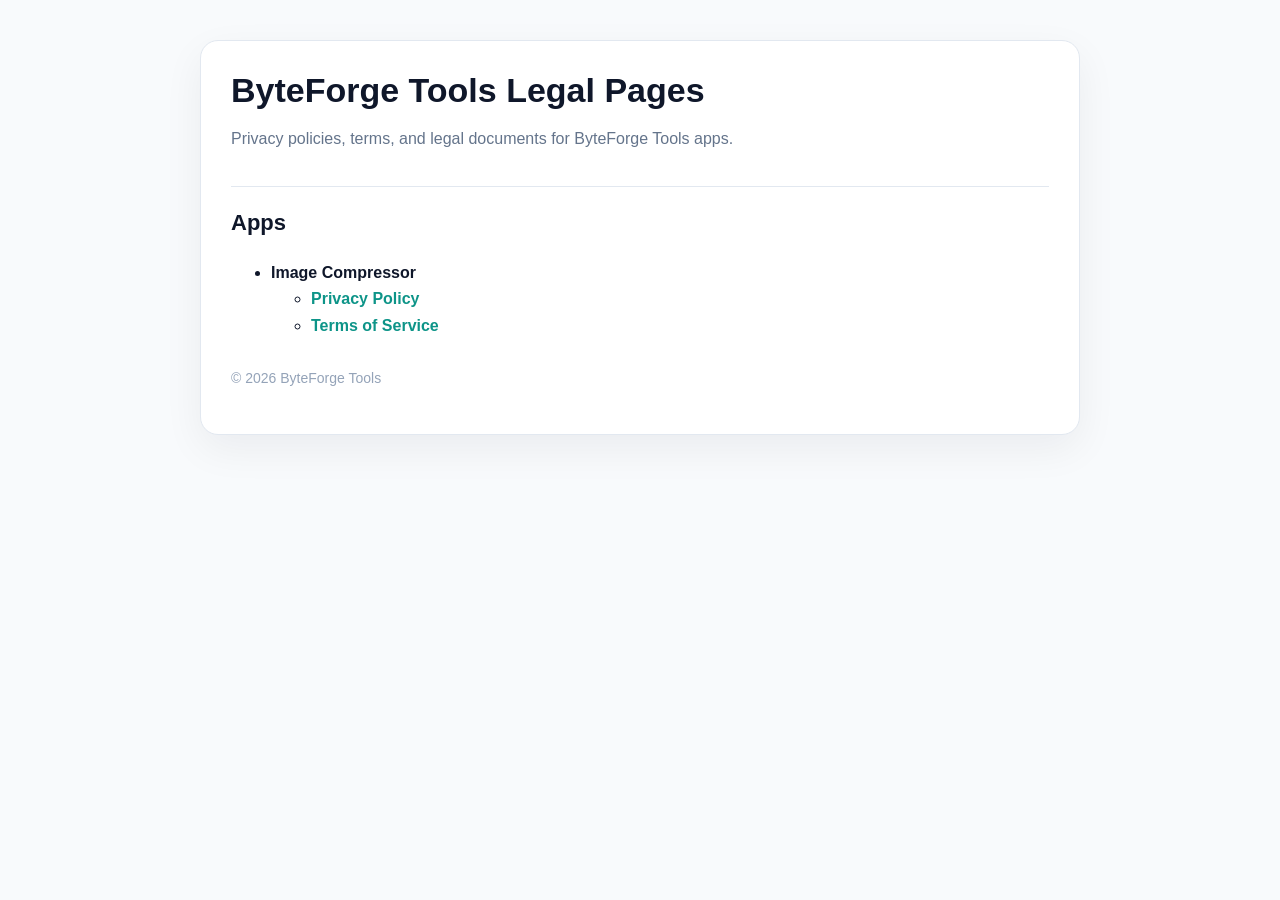
<file: index.html>
<!doctype html>
<html lang="en">
<head>
  <meta charset="utf-8">
  <meta name="viewport" content="width=device-width, initial-scale=1">
  <title>ByteForge Tools Legal Pages</title>
  <link rel="stylesheet" href="./assets/style.css">
</head>
<body>
  <main class="page">
    <section class="card">
      <h1>ByteForge Tools Legal Pages</h1>
      <p class="meta">Privacy policies, terms, and legal documents for ByteForge Tools apps.</p>

      <h2>Apps</h2>
      <ul>
        <li>
          <strong>Image Compressor</strong>
          <ul>
            <li><a href="./imagecompressor/privacy-policy.html">Privacy Policy</a></li>
            <li><a href="./imagecompressor/terms.html">Terms of Service</a></li>
          </ul>
        </li>
      </ul>

      <p class="footer">© 2026 ByteForge Tools</p>
    </section>
  </main>
</body>
</html>
</file>
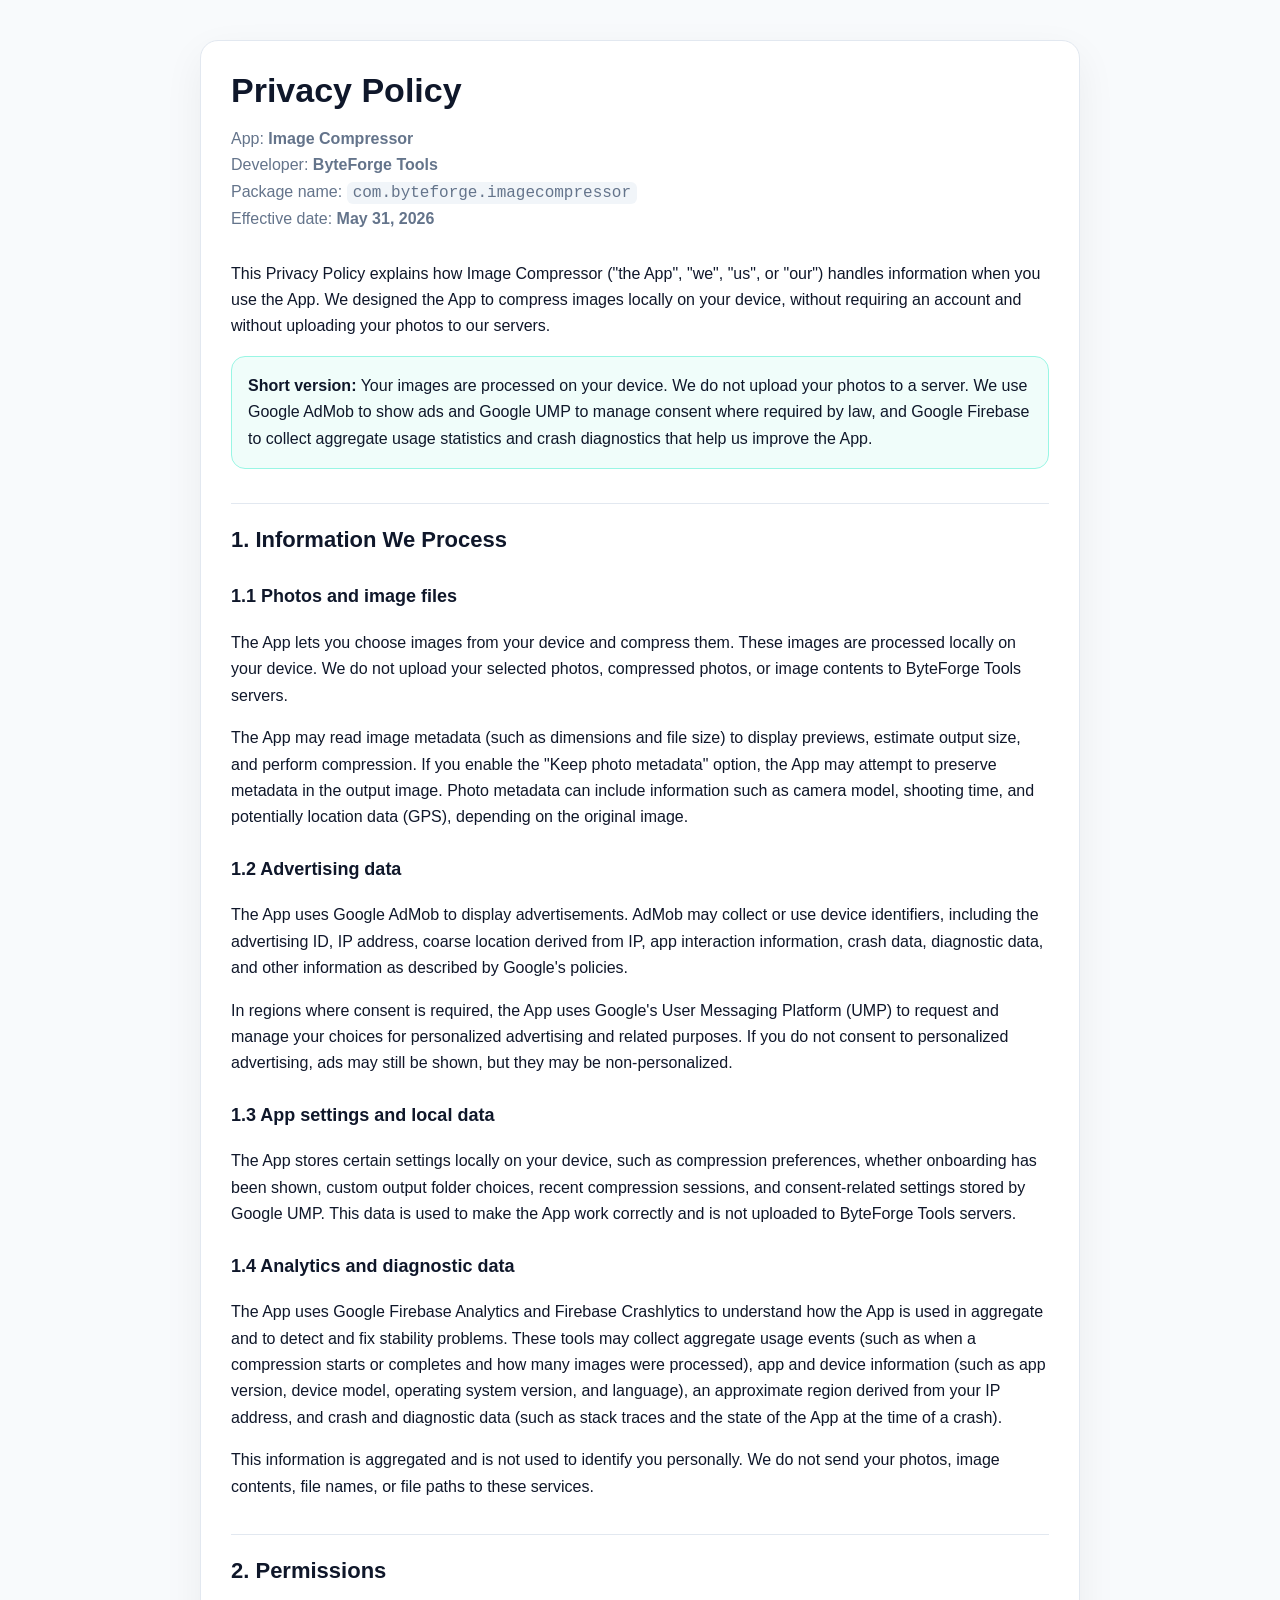
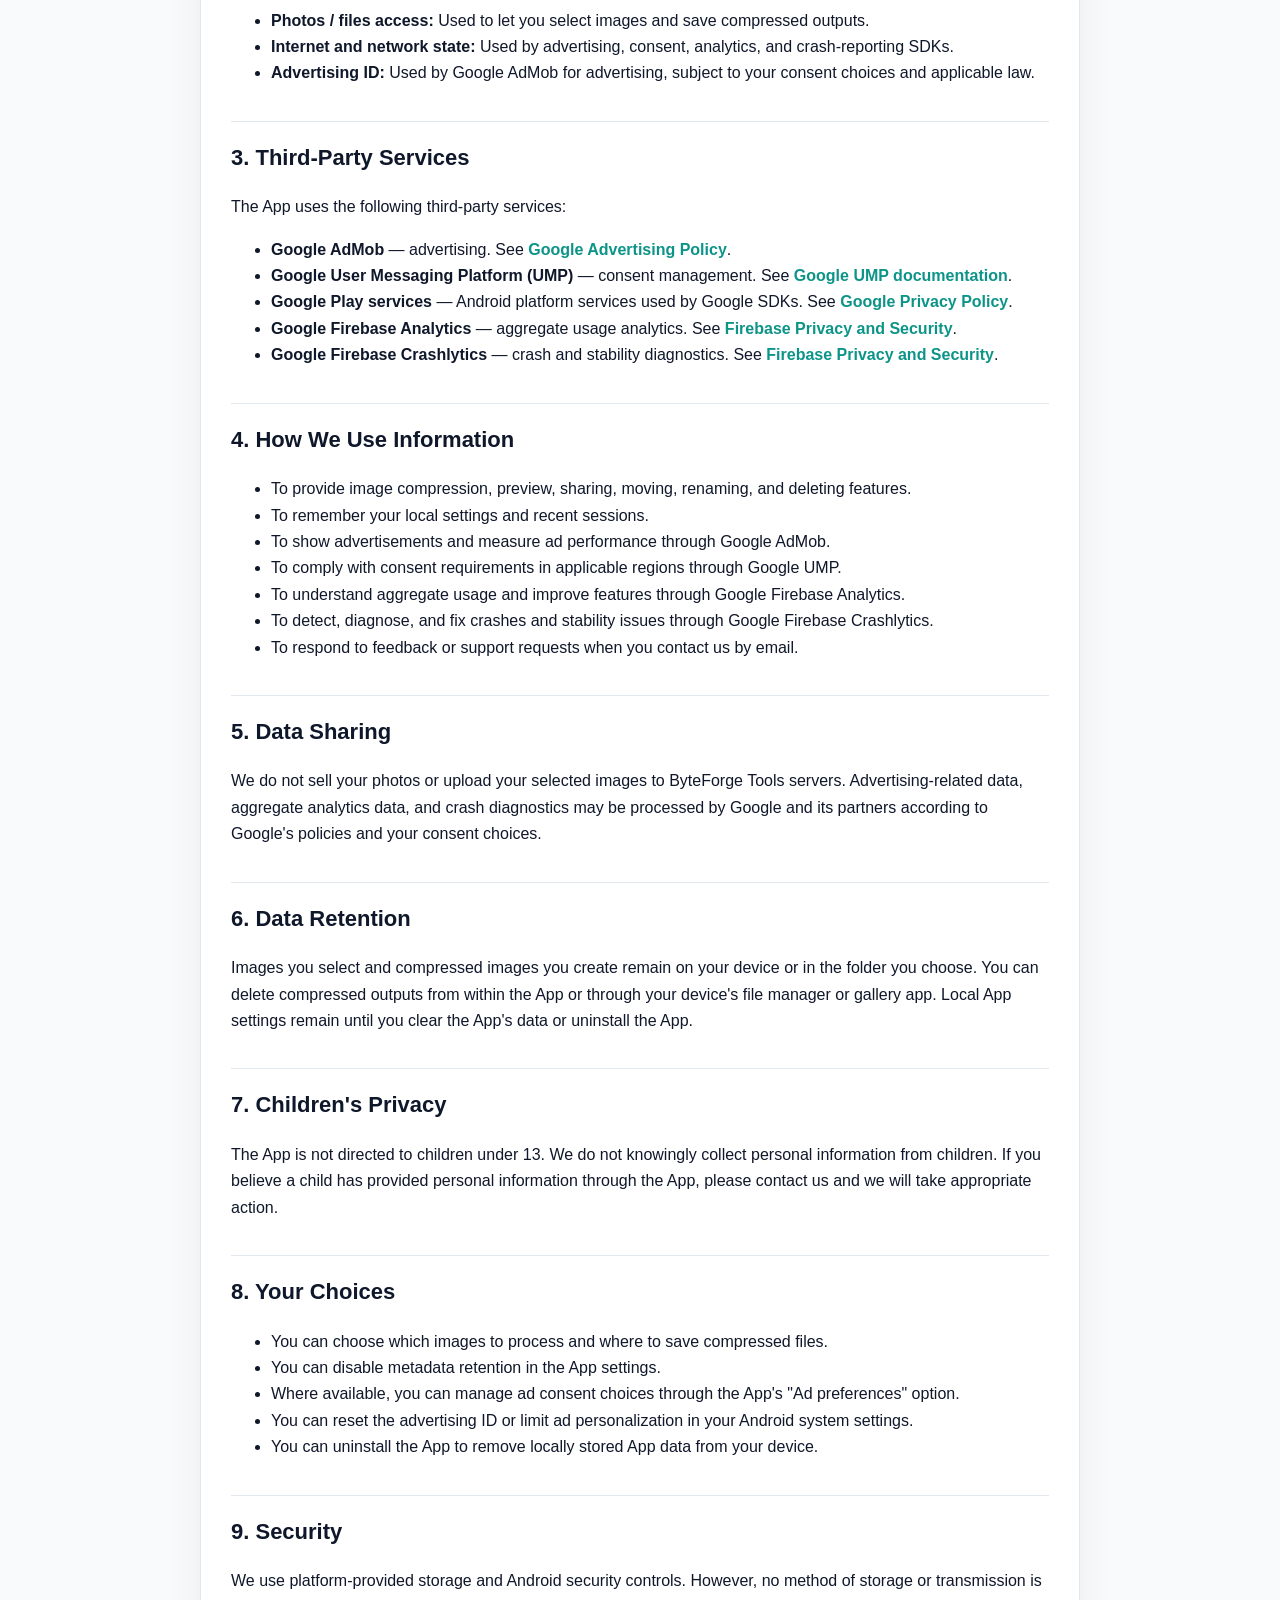
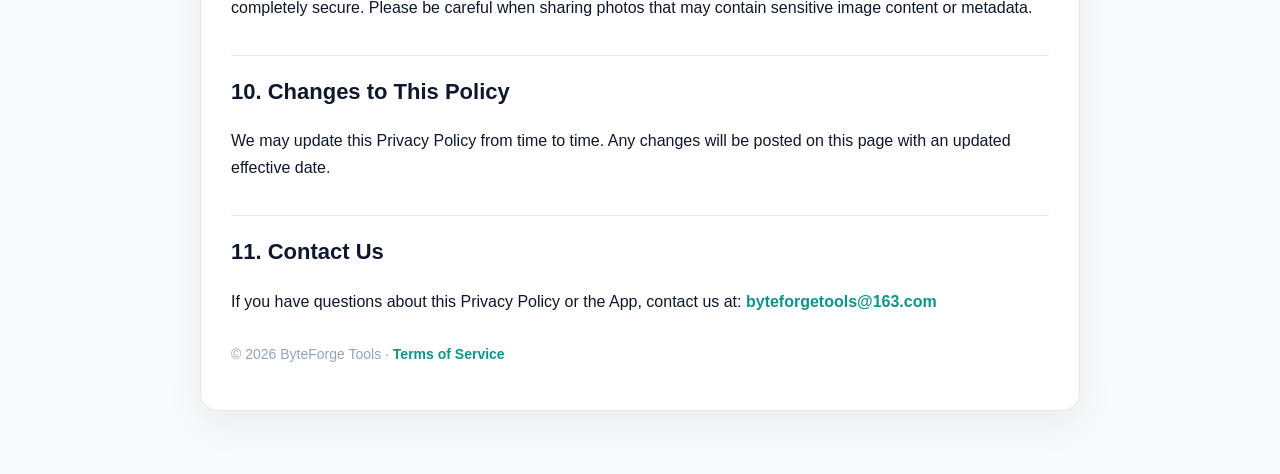
<file: imagecompressor/privacy-policy.html>
<!doctype html>
<html lang="en">
<head>
  <meta charset="utf-8">
  <meta name="viewport" content="width=device-width, initial-scale=1">
  <title>Privacy Policy — Image Compressor</title>
  <link rel="stylesheet" href="../assets/style.css">
</head>
<body>
  <main class="page">
    <article class="card">
      <h1>Privacy Policy</h1>
      <p class="meta">
        App: <strong>Image Compressor</strong><br>
        Developer: <strong>ByteForge Tools</strong><br>
        Package name: <code>com.byteforge.imagecompressor</code><br>
        Effective date: <strong>May 31, 2026</strong>
      </p>

      <p>
        This Privacy Policy explains how Image Compressor ("the App", "we", "us", or "our")
        handles information when you use the App. We designed the App to compress images
        locally on your device, without requiring an account and without uploading your
        photos to our servers.
      </p>

      <div class="notice">
        <strong>Short version:</strong> Your images are processed on your device. We do not
        upload your photos to a server. We use Google AdMob to show ads and Google UMP to
        manage consent where required by law, and Google Firebase to collect aggregate usage
        statistics and crash diagnostics that help us improve the App.
      </div>

      <h2>1. Information We Process</h2>

      <h3>1.1 Photos and image files</h3>
      <p>
        The App lets you choose images from your device and compress them. These images are
        processed locally on your device. We do not upload your selected photos, compressed
        photos, or image contents to ByteForge Tools servers.
      </p>
      <p>
        The App may read image metadata (such as dimensions and file size) to display previews,
        estimate output size, and perform compression. If you enable the "Keep photo metadata"
        option, the App may attempt to preserve metadata in the output image. Photo metadata
        can include information such as camera model, shooting time, and potentially location
        data (GPS), depending on the original image.
      </p>

      <h3>1.2 Advertising data</h3>
      <p>
        The App uses Google AdMob to display advertisements. AdMob may collect or use device
        identifiers, including the advertising ID, IP address, coarse location derived from IP,
        app interaction information, crash data, diagnostic data, and other information as
        described by Google's policies.
      </p>
      <p>
        In regions where consent is required, the App uses Google's User Messaging Platform
        (UMP) to request and manage your choices for personalized advertising and related
        purposes. If you do not consent to personalized advertising, ads may still be shown,
        but they may be non-personalized.
      </p>

      <h3>1.3 App settings and local data</h3>
      <p>
        The App stores certain settings locally on your device, such as compression preferences,
        whether onboarding has been shown, custom output folder choices, recent compression
        sessions, and consent-related settings stored by Google UMP. This data is used to make
        the App work correctly and is not uploaded to ByteForge Tools servers.
      </p>

      <h3>1.4 Analytics and diagnostic data</h3>
      <p>
        The App uses Google Firebase Analytics and Firebase Crashlytics to understand how the
        App is used in aggregate and to detect and fix stability problems. These tools may
        collect aggregate usage events (such as when a compression starts or completes and how
        many images were processed), app and device information (such as app version, device
        model, operating system version, and language), an approximate region derived from your
        IP address, and crash and diagnostic data (such as stack traces and the state of the App
        at the time of a crash).
      </p>
      <p>
        This information is aggregated and is not used to identify you personally. We do not send
        your photos, image contents, file names, or file paths to these services.
      </p>

      <h2>2. Permissions</h2>
      <ul>
        <li><strong>Photos / files access:</strong> Used to let you select images and save compressed outputs.</li>
        <li><strong>Internet and network state:</strong> Used by advertising, consent, analytics, and crash-reporting SDKs.</li>
        <li><strong>Advertising ID:</strong> Used by Google AdMob for advertising, subject to your consent choices and applicable law.</li>
      </ul>

      <h2>3. Third-Party Services</h2>
      <p>The App uses the following third-party services:</p>
      <ul>
        <li>
          <strong>Google AdMob</strong> — advertising.
          See <a href="https://policies.google.com/technologies/ads" target="_blank" rel="noopener">Google Advertising Policy</a>.
        </li>
        <li>
          <strong>Google User Messaging Platform (UMP)</strong> — consent management.
          See <a href="https://support.google.com/admob/answer/10113207" target="_blank" rel="noopener">Google UMP documentation</a>.
        </li>
        <li>
          <strong>Google Play services</strong> — Android platform services used by Google SDKs.
          See <a href="https://policies.google.com/privacy" target="_blank" rel="noopener">Google Privacy Policy</a>.
        </li>
        <li>
          <strong>Google Firebase Analytics</strong> — aggregate usage analytics.
          See <a href="https://firebase.google.com/support/privacy" target="_blank" rel="noopener">Firebase Privacy and Security</a>.
        </li>
        <li>
          <strong>Google Firebase Crashlytics</strong> — crash and stability diagnostics.
          See <a href="https://firebase.google.com/support/privacy" target="_blank" rel="noopener">Firebase Privacy and Security</a>.
        </li>
      </ul>

      <h2>4. How We Use Information</h2>
      <ul>
        <li>To provide image compression, preview, sharing, moving, renaming, and deleting features.</li>
        <li>To remember your local settings and recent sessions.</li>
        <li>To show advertisements and measure ad performance through Google AdMob.</li>
        <li>To comply with consent requirements in applicable regions through Google UMP.</li>
        <li>To understand aggregate usage and improve features through Google Firebase Analytics.</li>
        <li>To detect, diagnose, and fix crashes and stability issues through Google Firebase Crashlytics.</li>
        <li>To respond to feedback or support requests when you contact us by email.</li>
      </ul>

      <h2>5. Data Sharing</h2>
      <p>
        We do not sell your photos or upload your selected images to ByteForge Tools servers.
        Advertising-related data, aggregate analytics data, and crash diagnostics may be
        processed by Google and its partners according to Google's policies and your consent
        choices.
      </p>

      <h2>6. Data Retention</h2>
      <p>
        Images you select and compressed images you create remain on your device or in the
        folder you choose. You can delete compressed outputs from within the App or through
        your device's file manager or gallery app. Local App settings remain until you clear
        the App's data or uninstall the App.
      </p>

      <h2>7. Children's Privacy</h2>
      <p>
        The App is not directed to children under 13. We do not knowingly collect personal
        information from children. If you believe a child has provided personal information
        through the App, please contact us and we will take appropriate action.
      </p>

      <h2>8. Your Choices</h2>
      <ul>
        <li>You can choose which images to process and where to save compressed files.</li>
        <li>You can disable metadata retention in the App settings.</li>
        <li>Where available, you can manage ad consent choices through the App's "Ad preferences" option.</li>
        <li>You can reset the advertising ID or limit ad personalization in your Android system settings.</li>
        <li>You can uninstall the App to remove locally stored App data from your device.</li>
      </ul>

      <h2>9. Security</h2>
      <p>
        We use platform-provided storage and Android security controls. However, no method of
        storage or transmission is completely secure. Please be careful when sharing photos
        that may contain sensitive image content or metadata.
      </p>

      <h2>10. Changes to This Policy</h2>
      <p>
        We may update this Privacy Policy from time to time. Any changes will be posted on
        this page with an updated effective date.
      </p>

      <h2>11. Contact Us</h2>
      <p>
        If you have questions about this Privacy Policy or the App, contact us at:
        <a href="mailto:byteforgetools@163.com">byteforgetools@163.com</a>
      </p>

      <p class="footer">
        © 2026 ByteForge Tools · <a href="./terms.html">Terms of Service</a>
      </p>
    </article>
  </main>
</body>
</html>
</file>
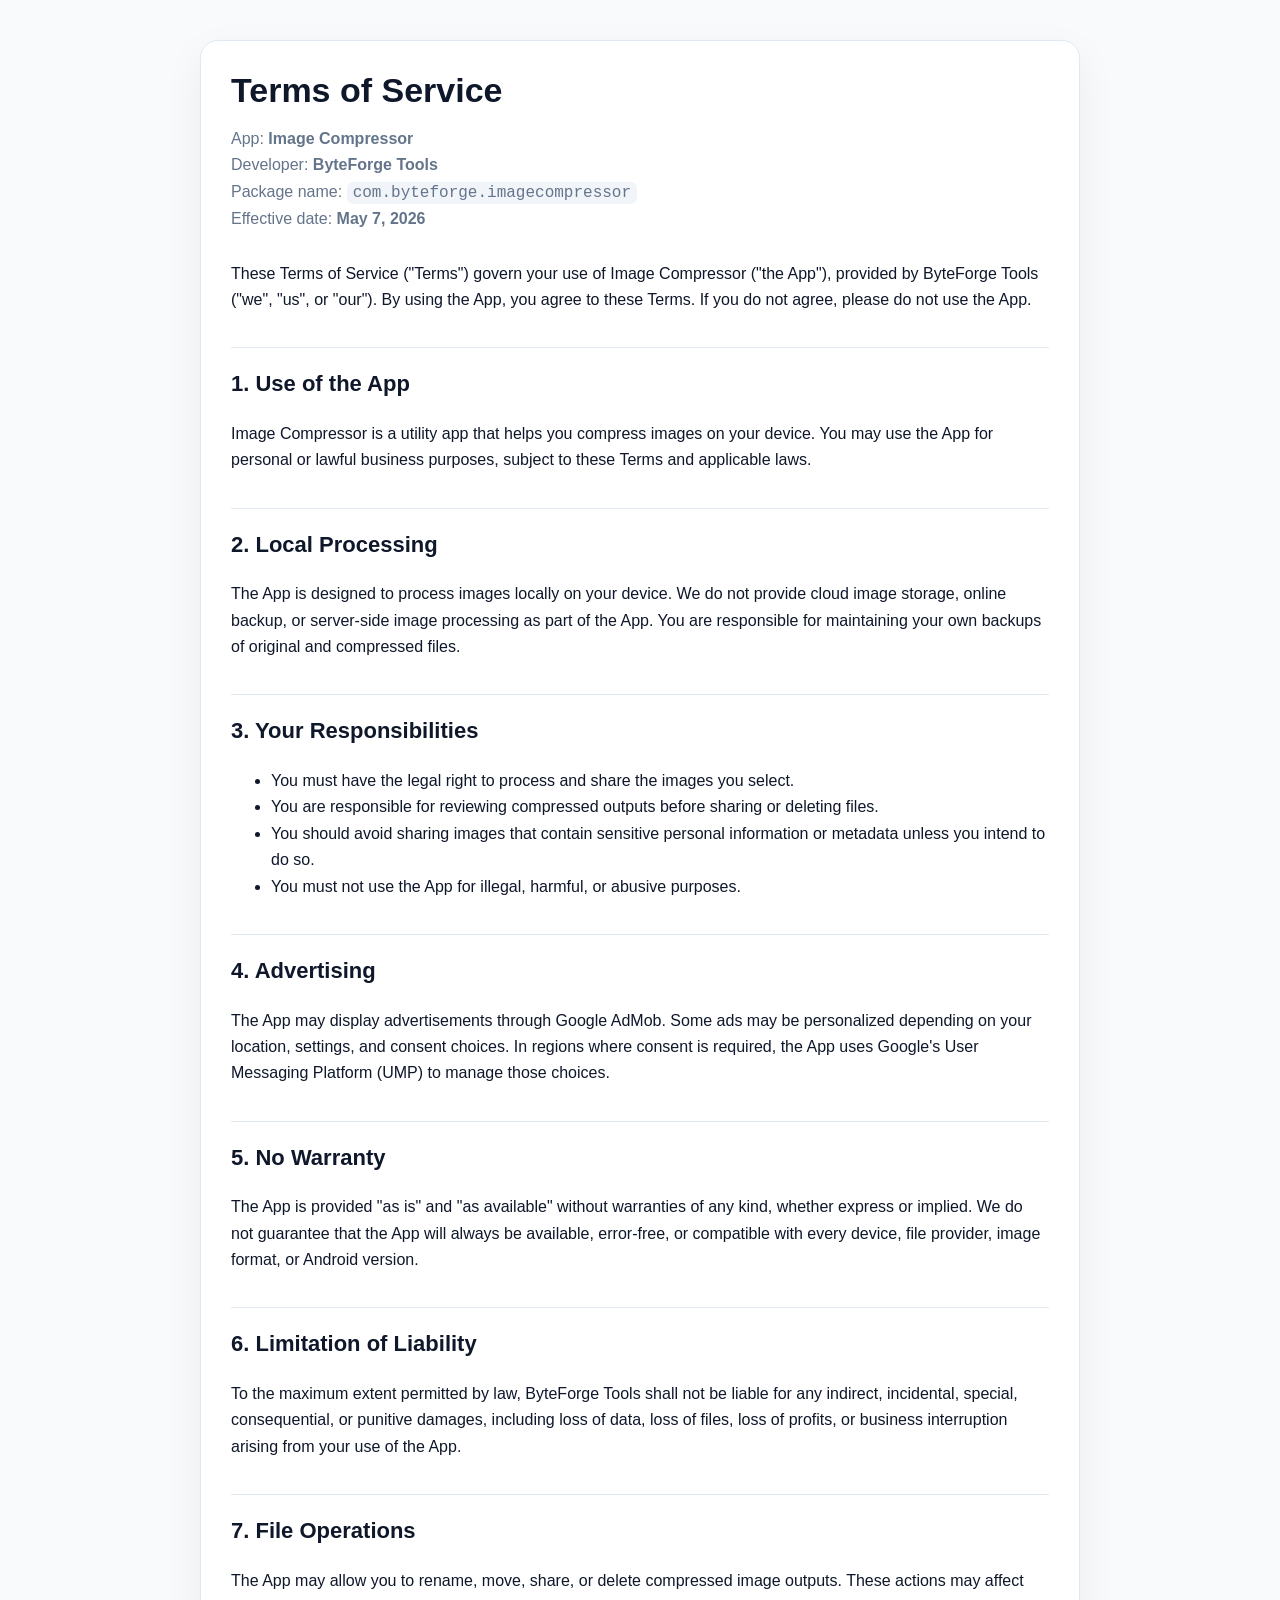
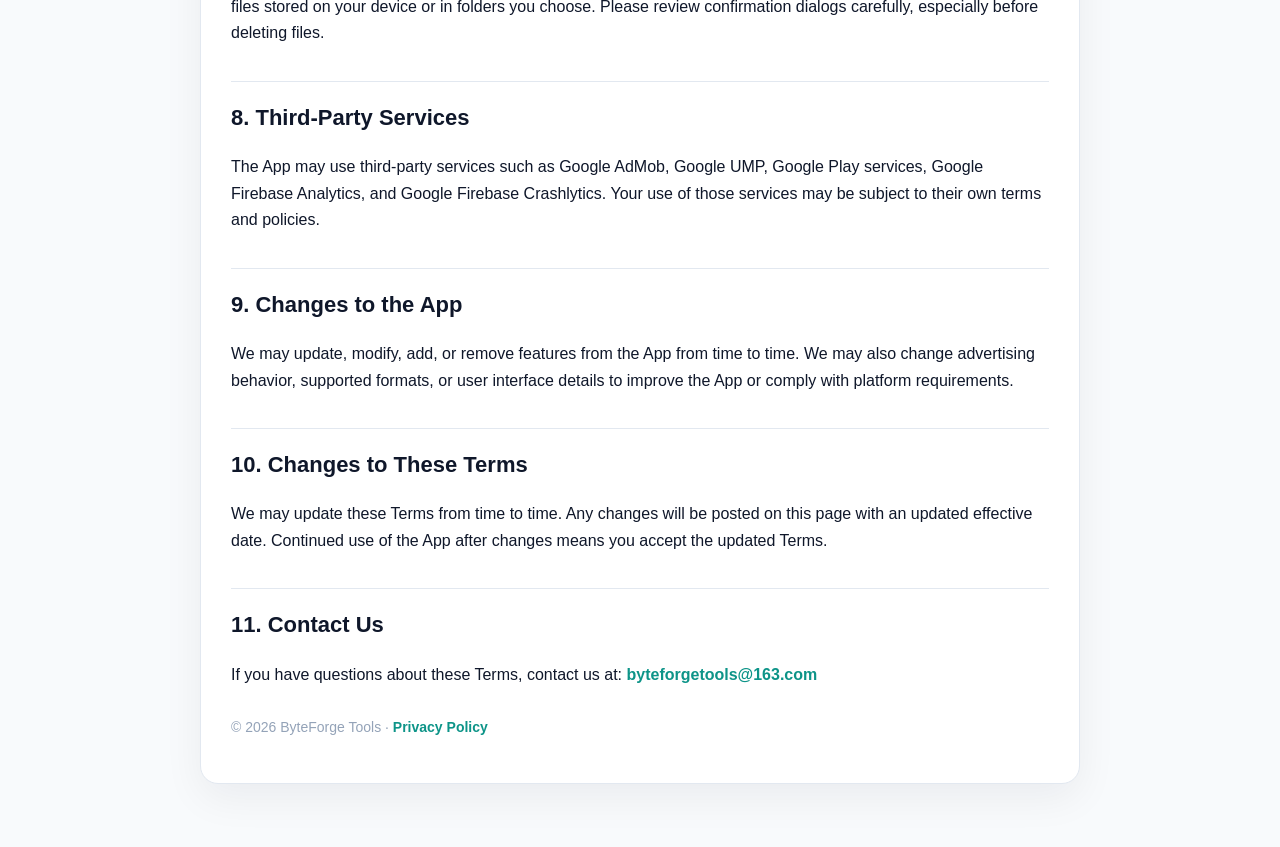
<file: imagecompressor/terms.html>
<!doctype html>
<html lang="en">
<head>
  <meta charset="utf-8">
  <meta name="viewport" content="width=device-width, initial-scale=1">
  <title>Terms of Service — Image Compressor</title>
  <link rel="stylesheet" href="../assets/style.css">
</head>
<body>
  <main class="page">
    <article class="card">
      <h1>Terms of Service</h1>
      <p class="meta">
        App: <strong>Image Compressor</strong><br>
        Developer: <strong>ByteForge Tools</strong><br>
        Package name: <code>com.byteforge.imagecompressor</code><br>
        Effective date: <strong>May 7, 2026</strong>
      </p>

      <p>
        These Terms of Service ("Terms") govern your use of Image Compressor ("the App"),
        provided by ByteForge Tools ("we", "us", or "our"). By using the App, you agree
        to these Terms. If you do not agree, please do not use the App.
      </p>

      <h2>1. Use of the App</h2>
      <p>
        Image Compressor is a utility app that helps you compress images on your device.
        You may use the App for personal or lawful business purposes, subject to these Terms
        and applicable laws.
      </p>

      <h2>2. Local Processing</h2>
      <p>
        The App is designed to process images locally on your device. We do not provide cloud
        image storage, online backup, or server-side image processing as part of the App.
        You are responsible for maintaining your own backups of original and compressed files.
      </p>

      <h2>3. Your Responsibilities</h2>
      <ul>
        <li>You must have the legal right to process and share the images you select.</li>
        <li>You are responsible for reviewing compressed outputs before sharing or deleting files.</li>
        <li>You should avoid sharing images that contain sensitive personal information or metadata unless you intend to do so.</li>
        <li>You must not use the App for illegal, harmful, or abusive purposes.</li>
      </ul>

      <h2>4. Advertising</h2>
      <p>
        The App may display advertisements through Google AdMob. Some ads may be personalized
        depending on your location, settings, and consent choices. In regions where consent is
        required, the App uses Google's User Messaging Platform (UMP) to manage those choices.
      </p>

      <h2>5. No Warranty</h2>
      <p>
        The App is provided "as is" and "as available" without warranties of any kind, whether
        express or implied. We do not guarantee that the App will always be available, error-free,
        or compatible with every device, file provider, image format, or Android version.
      </p>

      <h2>6. Limitation of Liability</h2>
      <p>
        To the maximum extent permitted by law, ByteForge Tools shall not be liable for any
        indirect, incidental, special, consequential, or punitive damages, including loss of
        data, loss of files, loss of profits, or business interruption arising from your use
        of the App.
      </p>

      <h2>7. File Operations</h2>
      <p>
        The App may allow you to rename, move, share, or delete compressed image outputs.
        These actions may affect files stored on your device or in folders you choose. Please
        review confirmation dialogs carefully, especially before deleting files.
      </p>

      <h2>8. Third-Party Services</h2>
      <p>
        The App may use third-party services such as Google AdMob, Google UMP, Google Play
        services, Google Firebase Analytics, and Google Firebase Crashlytics. Your use of those
        services may be subject to their own terms and policies.
      </p>

      <h2>9. Changes to the App</h2>
      <p>
        We may update, modify, add, or remove features from the App from time to time. We may
        also change advertising behavior, supported formats, or user interface details to
        improve the App or comply with platform requirements.
      </p>

      <h2>10. Changes to These Terms</h2>
      <p>
        We may update these Terms from time to time. Any changes will be posted on this page
        with an updated effective date. Continued use of the App after changes means you
        accept the updated Terms.
      </p>

      <h2>11. Contact Us</h2>
      <p>
        If you have questions about these Terms, contact us at:
        <a href="mailto:byteforgetools@163.com">byteforgetools@163.com</a>
      </p>

      <p class="footer">
        © 2026 ByteForge Tools · <a href="./privacy-policy.html">Privacy Policy</a>
      </p>
    </article>
  </main>
</body>
</html>
</file>
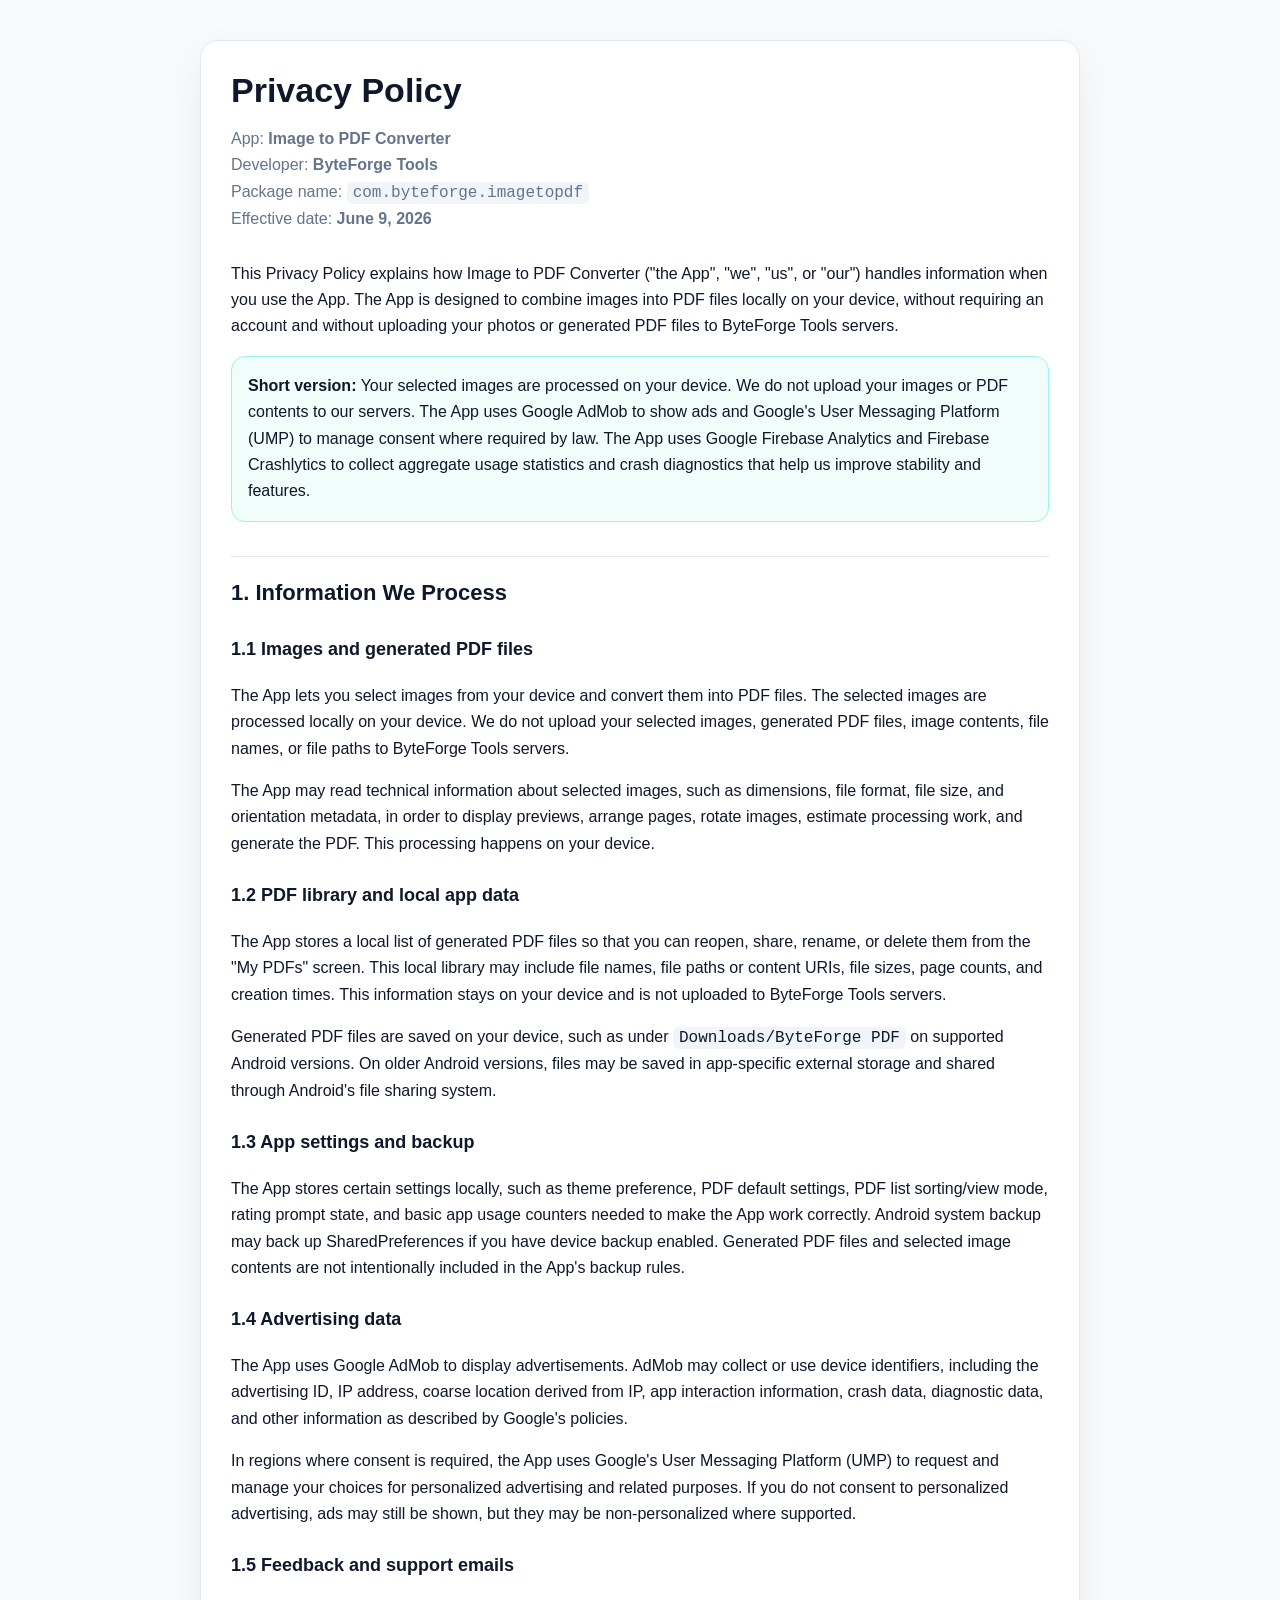
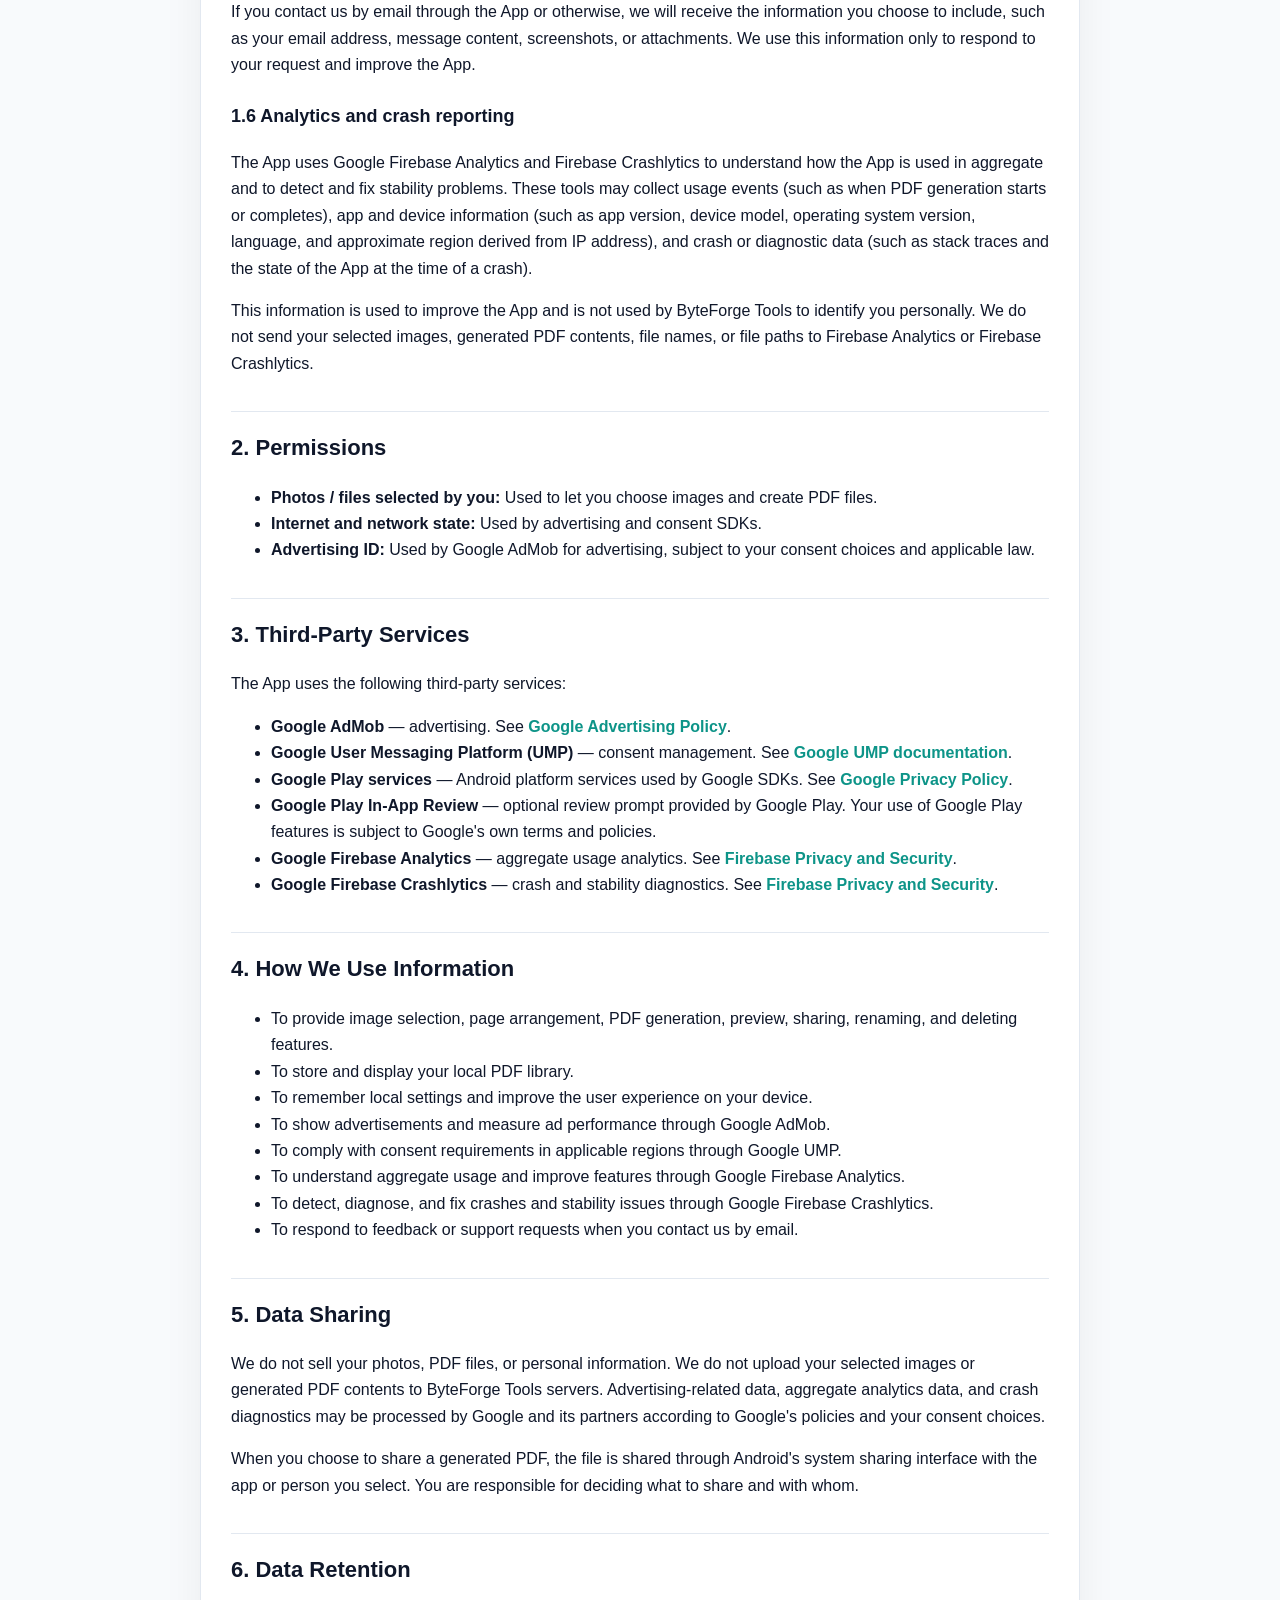
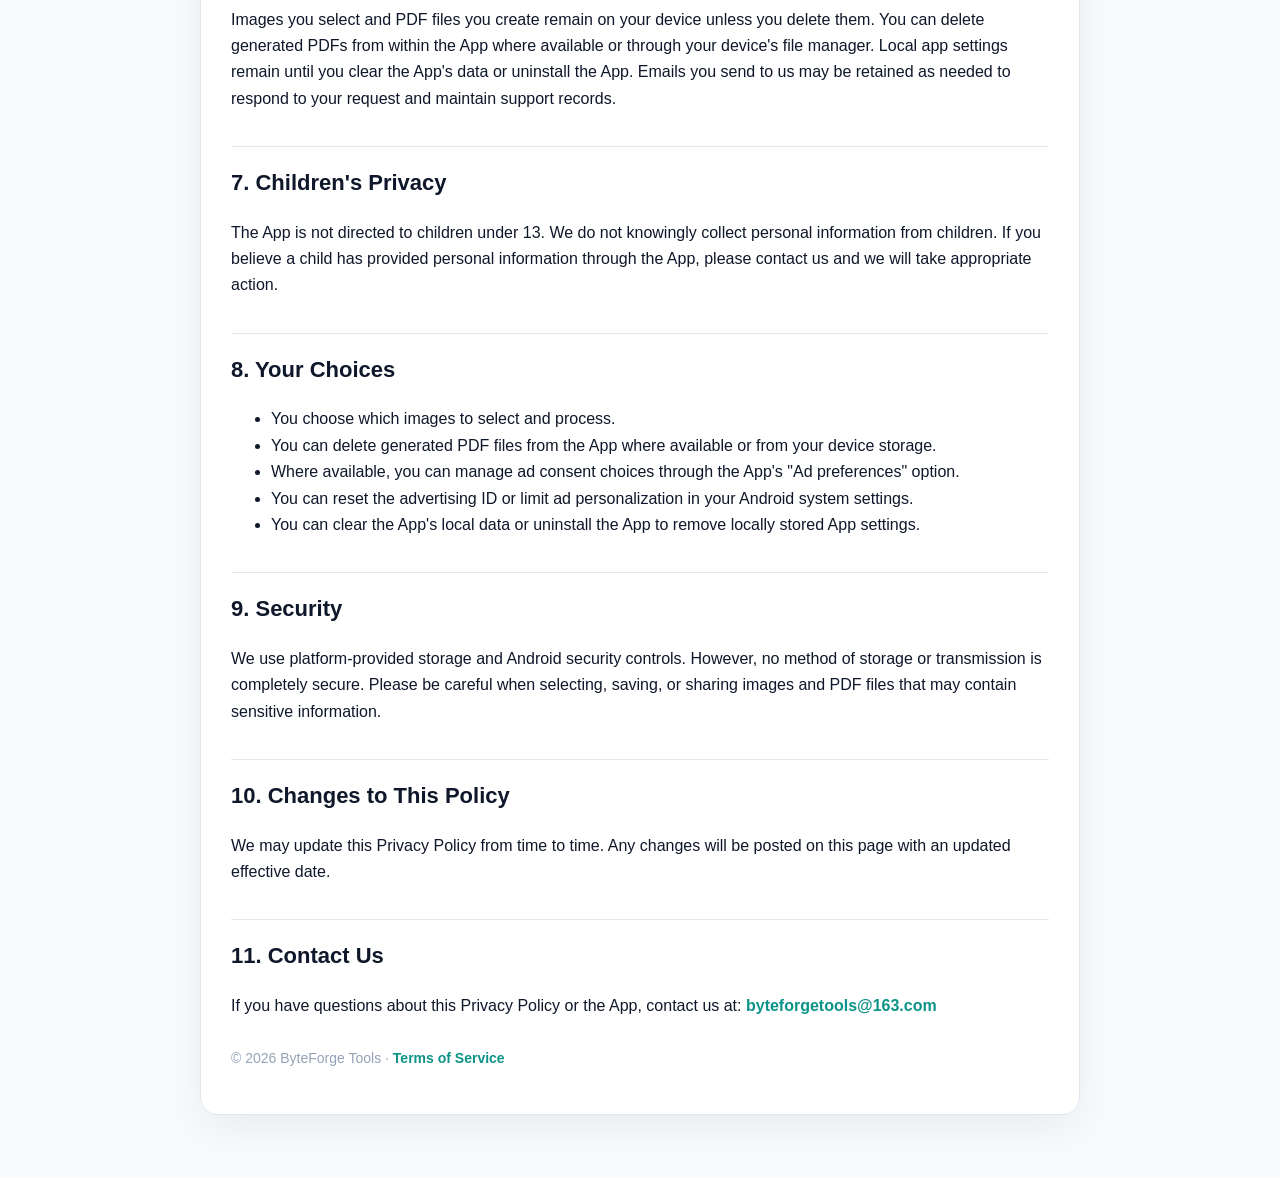
<file: imagetopdf/privacy-policy.html>
<!doctype html>
<html lang="en">
<head>
  <meta charset="utf-8">
  <meta name="viewport" content="width=device-width, initial-scale=1">
  <title>Privacy Policy — Image to PDF Converter</title>
  <link rel="stylesheet" href="../assets/style.css">
</head>
<body>
  <main class="page">
    <article class="card">
      <h1>Privacy Policy</h1>
      <p class="meta">
        App: <strong>Image to PDF Converter</strong><br>
        Developer: <strong>ByteForge Tools</strong><br>
        Package name: <code>com.byteforge.imagetopdf</code><br>
        Effective date: <strong>June 9, 2026</strong>
      </p>

      <p>
        This Privacy Policy explains how Image to PDF Converter ("the App", "we", "us", or
        "our") handles information when you use the App. The App is designed to combine
        images into PDF files locally on your device, without requiring an account and without
        uploading your photos or generated PDF files to ByteForge Tools servers.
      </p>

      <div class="notice">
        <strong>Short version:</strong> Your selected images are processed on your device. We do
        not upload your images or PDF contents to our servers. The App uses Google AdMob to show
        ads and Google's User Messaging Platform (UMP) to manage consent where required by law.
        The App uses Google Firebase Analytics and Firebase Crashlytics to collect
        aggregate usage statistics and crash diagnostics that help us improve stability and features.
      </div>

      <h2>1. Information We Process</h2>

      <h3>1.1 Images and generated PDF files</h3>
      <p>
        The App lets you select images from your device and convert them into PDF files. The
        selected images are processed locally on your device. We do not upload your selected
        images, generated PDF files, image contents, file names, or file paths to ByteForge Tools
        servers.
      </p>
      <p>
        The App may read technical information about selected images, such as dimensions, file
        format, file size, and orientation metadata, in order to display previews, arrange pages,
        rotate images, estimate processing work, and generate the PDF. This processing happens on
        your device.
      </p>

      <h3>1.2 PDF library and local app data</h3>
      <p>
        The App stores a local list of generated PDF files so that you can reopen, share, rename,
        or delete them from the "My PDFs" screen. This local library may include file names, file
        paths or content URIs, file sizes, page counts, and creation times. This information stays
        on your device and is not uploaded to ByteForge Tools servers.
      </p>
      <p>
        Generated PDF files are saved on your device, such as under <code>Downloads/ByteForge PDF</code>
        on supported Android versions. On older Android versions, files may be saved in app-specific
        external storage and shared through Android's file sharing system.
      </p>

      <h3>1.3 App settings and backup</h3>
      <p>
        The App stores certain settings locally, such as theme preference, PDF default settings,
        PDF list sorting/view mode, rating prompt state, and basic app usage counters needed to
        make the App work correctly. Android system backup may back up SharedPreferences if you
        have device backup enabled. Generated PDF files and selected image contents are not
        intentionally included in the App's backup rules.
      </p>

      <h3>1.4 Advertising data</h3>
      <p>
        The App uses Google AdMob to display advertisements. AdMob may collect or use device
        identifiers, including the advertising ID, IP address, coarse location derived from IP,
        app interaction information, crash data, diagnostic data, and other information as
        described by Google's policies.
      </p>
      <p>
        In regions where consent is required, the App uses Google's User Messaging Platform (UMP)
        to request and manage your choices for personalized advertising and related purposes. If
        you do not consent to personalized advertising, ads may still be shown, but they may be
        non-personalized where supported.
      </p>

      <h3>1.5 Feedback and support emails</h3>
      <p>
        If you contact us by email through the App or otherwise, we will receive the information
        you choose to include, such as your email address, message content, screenshots, or
        attachments. We use this information only to respond to your request and improve the App.
      </p>

      <h3>1.6 Analytics and crash reporting</h3>
      <p>
        The App uses Google Firebase Analytics and Firebase Crashlytics to understand how the
        App is used in aggregate and to detect and fix stability problems. These tools may collect
        usage events (such as when PDF generation starts or completes), app and device information
        (such as app version, device model, operating system version, language, and approximate
        region derived from IP address), and crash or diagnostic data (such as stack traces and the
        state of the App at the time of a crash).
      </p>
      <p>
        This information is used to improve the App and is not used by ByteForge Tools to identify
        you personally. We do not send your selected images, generated PDF contents, file names, or
        file paths to Firebase Analytics or Firebase Crashlytics.
      </p>

      <h2>2. Permissions</h2>
      <ul>
        <li><strong>Photos / files selected by you:</strong> Used to let you choose images and create PDF files.</li>
        <li><strong>Internet and network state:</strong> Used by advertising and consent SDKs.</li>
        <li><strong>Advertising ID:</strong> Used by Google AdMob for advertising, subject to your consent choices and applicable law.</li>
      </ul>

      <h2>3. Third-Party Services</h2>
      <p>The App uses the following third-party services:</p>
      <ul>
        <li>
          <strong>Google AdMob</strong> — advertising.
          See <a href="https://policies.google.com/technologies/ads" target="_blank" rel="noopener">Google Advertising Policy</a>.
        </li>
        <li>
          <strong>Google User Messaging Platform (UMP)</strong> — consent management.
          See <a href="https://support.google.com/admob/answer/10113207" target="_blank" rel="noopener">Google UMP documentation</a>.
        </li>
        <li>
          <strong>Google Play services</strong> — Android platform services used by Google SDKs.
          See <a href="https://policies.google.com/privacy" target="_blank" rel="noopener">Google Privacy Policy</a>.
        </li>
        <li>
          <strong>Google Play In-App Review</strong> — optional review prompt provided by Google Play.
          Your use of Google Play features is subject to Google's own terms and policies.
        </li>
        <li>
          <strong>Google Firebase Analytics</strong> — aggregate usage analytics.
          See <a href="https://firebase.google.com/support/privacy" target="_blank" rel="noopener">Firebase Privacy and Security</a>.
        </li>
        <li>
          <strong>Google Firebase Crashlytics</strong> — crash and stability diagnostics.
          See <a href="https://firebase.google.com/support/privacy" target="_blank" rel="noopener">Firebase Privacy and Security</a>.
        </li>
      </ul>

      <h2>4. How We Use Information</h2>
      <ul>
        <li>To provide image selection, page arrangement, PDF generation, preview, sharing, renaming, and deleting features.</li>
        <li>To store and display your local PDF library.</li>
        <li>To remember local settings and improve the user experience on your device.</li>
        <li>To show advertisements and measure ad performance through Google AdMob.</li>
        <li>To comply with consent requirements in applicable regions through Google UMP.</li>
        <li>To understand aggregate usage and improve features through Google Firebase Analytics.</li>
        <li>To detect, diagnose, and fix crashes and stability issues through Google Firebase Crashlytics.</li>
        <li>To respond to feedback or support requests when you contact us by email.</li>
      </ul>

      <h2>5. Data Sharing</h2>
      <p>
        We do not sell your photos, PDF files, or personal information. We do not upload your
        selected images or generated PDF contents to ByteForge Tools servers. Advertising-related
        data, aggregate analytics data, and crash diagnostics may be processed by Google and its
        partners according to Google's policies and your consent choices.
      </p>
      <p>
        When you choose to share a generated PDF, the file is shared through Android's system
        sharing interface with the app or person you select. You are responsible for deciding what
        to share and with whom.
      </p>

      <h2>6. Data Retention</h2>
      <p>
        Images you select and PDF files you create remain on your device unless you delete them.
        You can delete generated PDFs from within the App where available or through your device's
        file manager. Local app settings remain until you clear the App's data or uninstall the App.
        Emails you send to us may be retained as needed to respond to your request and maintain
        support records.
      </p>

      <h2>7. Children's Privacy</h2>
      <p>
        The App is not directed to children under 13. We do not knowingly collect personal
        information from children. If you believe a child has provided personal information through
        the App, please contact us and we will take appropriate action.
      </p>

      <h2>8. Your Choices</h2>
      <ul>
        <li>You choose which images to select and process.</li>
        <li>You can delete generated PDF files from the App where available or from your device storage.</li>
        <li>Where available, you can manage ad consent choices through the App's "Ad preferences" option.</li>
        <li>You can reset the advertising ID or limit ad personalization in your Android system settings.</li>
        <li>You can clear the App's local data or uninstall the App to remove locally stored App settings.</li>
      </ul>

      <h2>9. Security</h2>
      <p>
        We use platform-provided storage and Android security controls. However, no method of
        storage or transmission is completely secure. Please be careful when selecting, saving, or
        sharing images and PDF files that may contain sensitive information.
      </p>

      <h2>10. Changes to This Policy</h2>
      <p>
        We may update this Privacy Policy from time to time. Any changes will be posted on this
        page with an updated effective date.
      </p>

      <h2>11. Contact Us</h2>
      <p>
        If you have questions about this Privacy Policy or the App, contact us at:
        <a href="mailto:byteforgetools@163.com">byteforgetools@163.com</a>
      </p>

      <p class="footer">
        © 2026 ByteForge Tools · <a href="./terms.html">Terms of Service</a>
      </p>
    </article>
  </main>
</body>
</html>
</file>
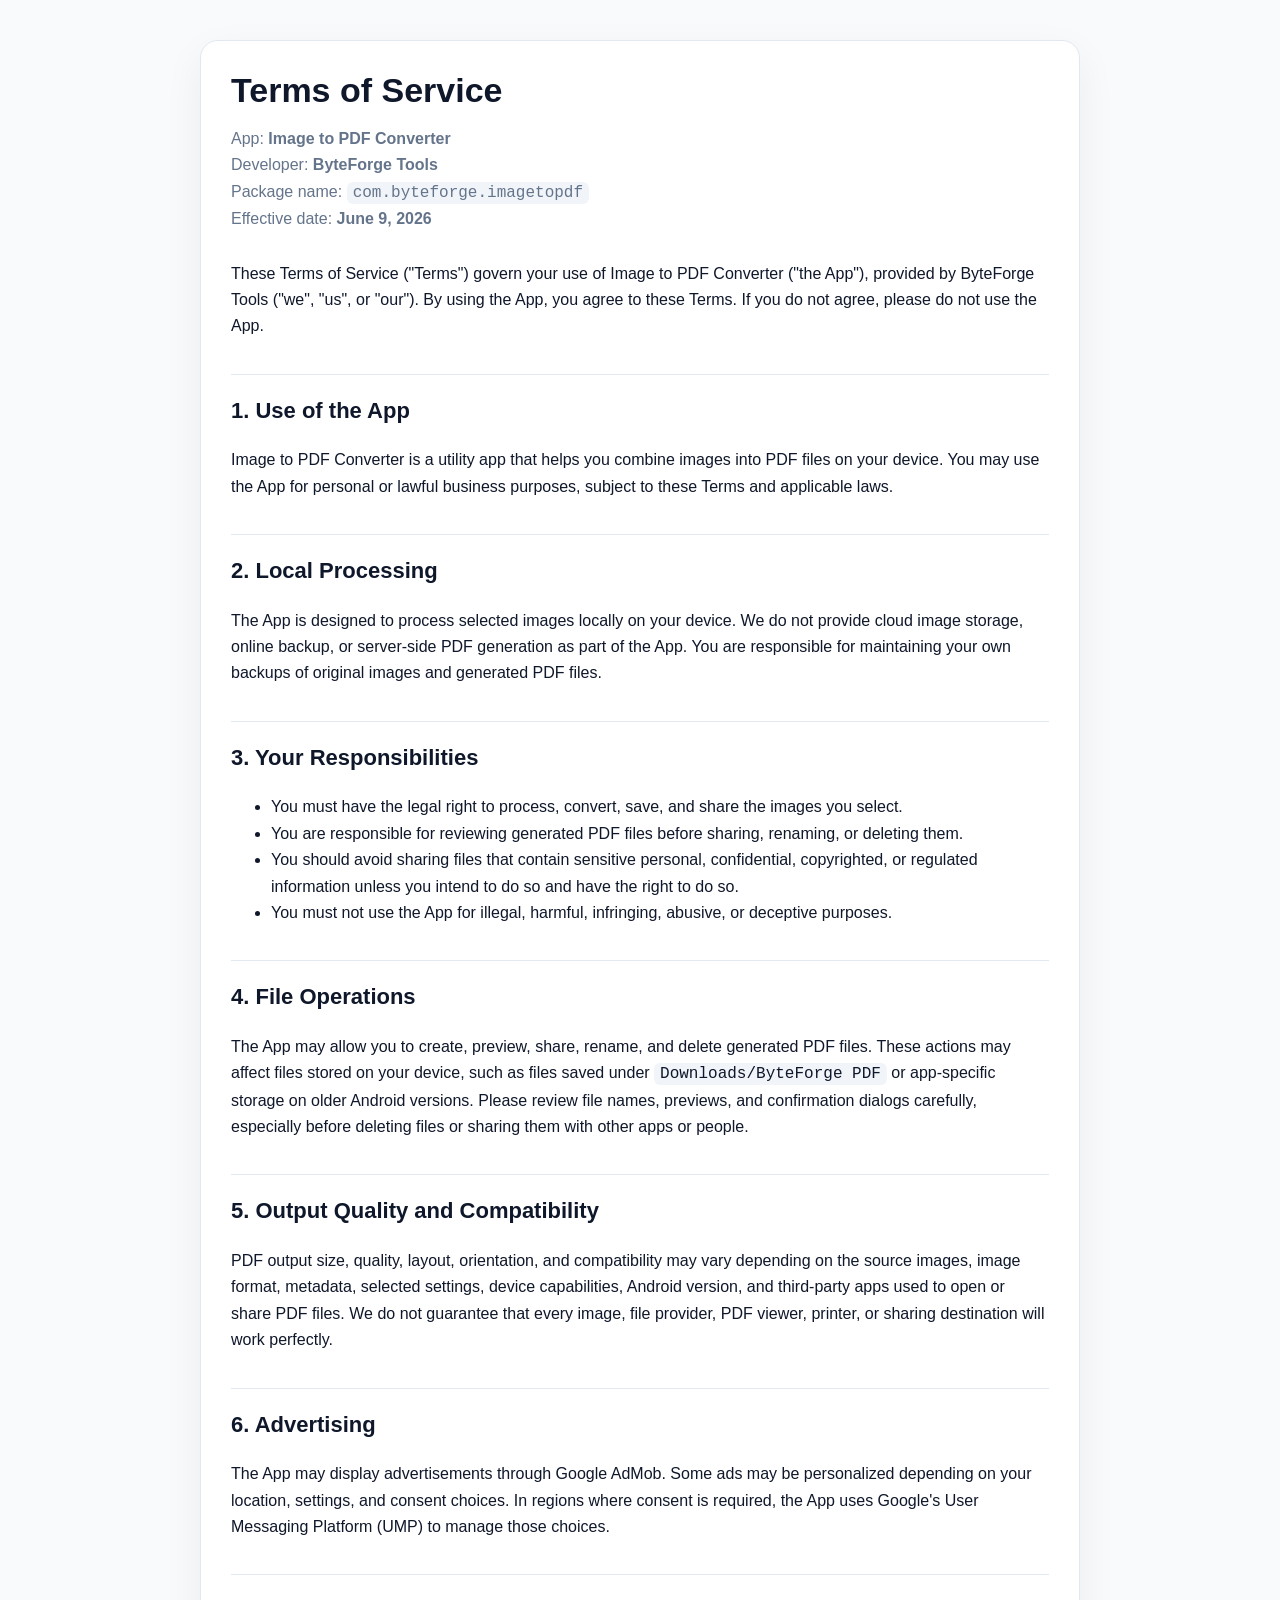
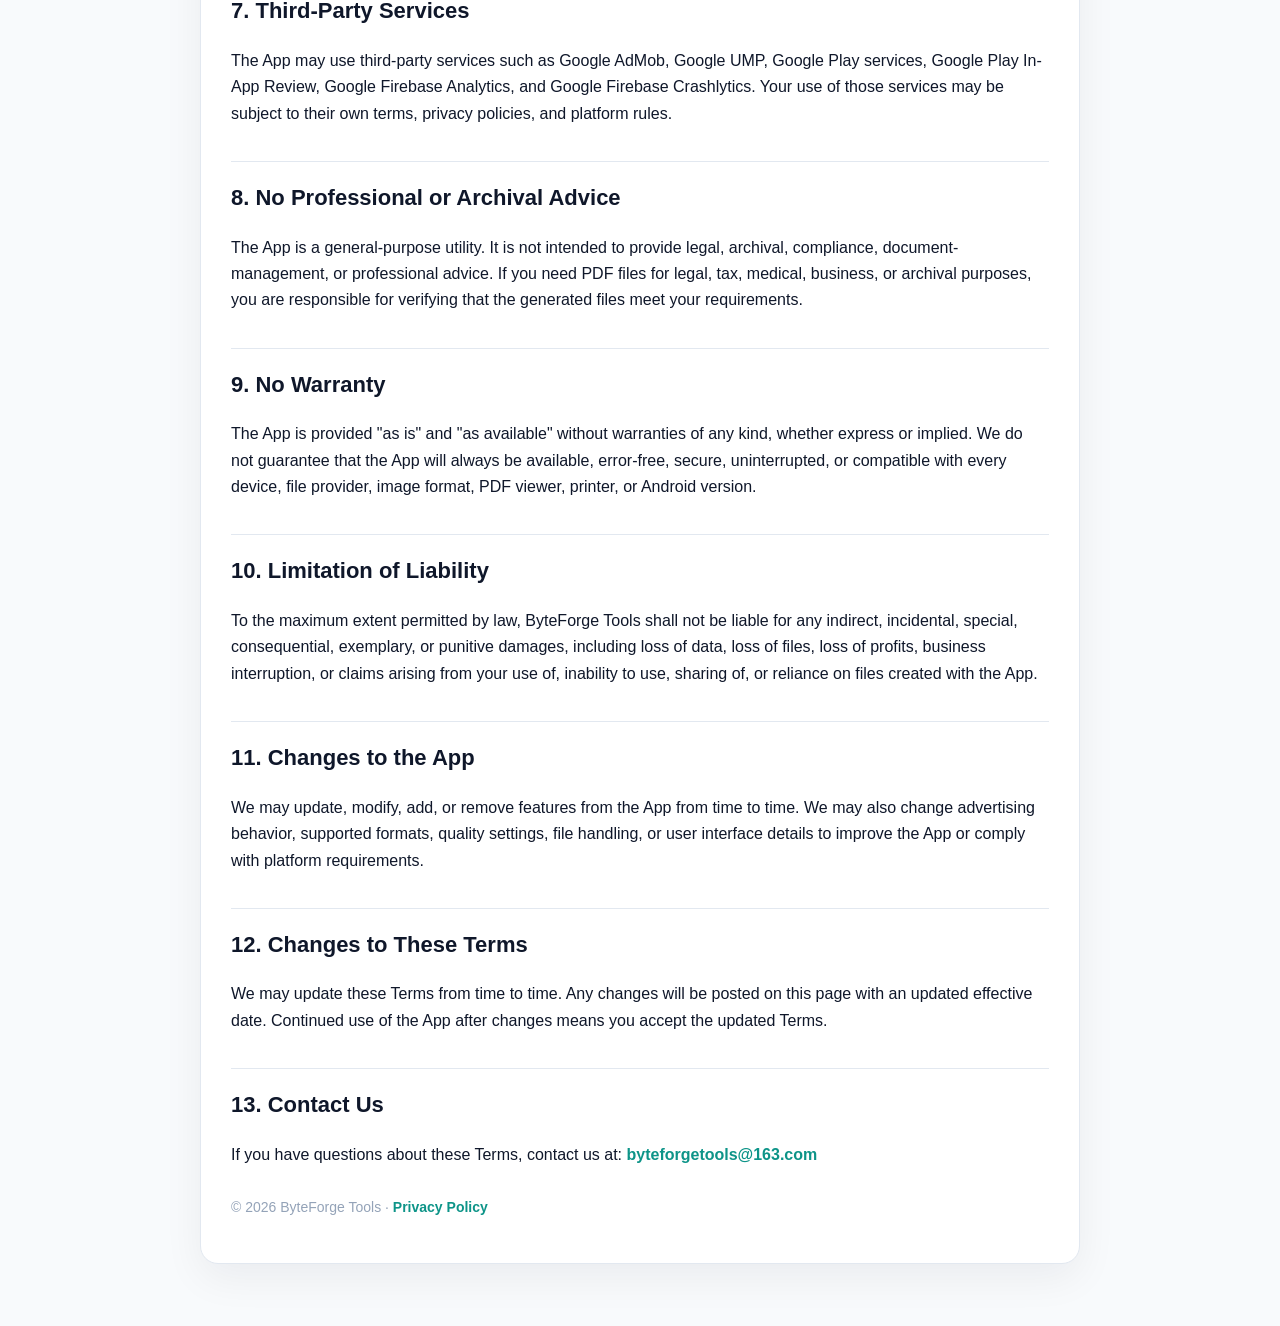
<file: imagetopdf/terms.html>
<!doctype html>
<html lang="en">
<head>
  <meta charset="utf-8">
  <meta name="viewport" content="width=device-width, initial-scale=1">
  <title>Terms of Service — Image to PDF Converter</title>
  <link rel="stylesheet" href="../assets/style.css">
</head>
<body>
  <main class="page">
    <article class="card">
      <h1>Terms of Service</h1>
      <p class="meta">
        App: <strong>Image to PDF Converter</strong><br>
        Developer: <strong>ByteForge Tools</strong><br>
        Package name: <code>com.byteforge.imagetopdf</code><br>
        Effective date: <strong>June 9, 2026</strong>
      </p>

      <p>
        These Terms of Service ("Terms") govern your use of Image to PDF Converter ("the App"),
        provided by ByteForge Tools ("we", "us", or "our"). By using the App, you agree to these
        Terms. If you do not agree, please do not use the App.
      </p>

      <h2>1. Use of the App</h2>
      <p>
        Image to PDF Converter is a utility app that helps you combine images into PDF files on
        your device. You may use the App for personal or lawful business purposes, subject to
        these Terms and applicable laws.
      </p>

      <h2>2. Local Processing</h2>
      <p>
        The App is designed to process selected images locally on your device. We do not provide
        cloud image storage, online backup, or server-side PDF generation as part of the App. You
        are responsible for maintaining your own backups of original images and generated PDF files.
      </p>

      <h2>3. Your Responsibilities</h2>
      <ul>
        <li>You must have the legal right to process, convert, save, and share the images you select.</li>
        <li>You are responsible for reviewing generated PDF files before sharing, renaming, or deleting them.</li>
        <li>You should avoid sharing files that contain sensitive personal, confidential, copyrighted, or regulated information unless you intend to do so and have the right to do so.</li>
        <li>You must not use the App for illegal, harmful, infringing, abusive, or deceptive purposes.</li>
      </ul>

      <h2>4. File Operations</h2>
      <p>
        The App may allow you to create, preview, share, rename, and delete generated PDF files.
        These actions may affect files stored on your device, such as files saved under
        <code>Downloads/ByteForge PDF</code> or app-specific storage on older Android versions.
        Please review file names, previews, and confirmation dialogs carefully, especially before
        deleting files or sharing them with other apps or people.
      </p>

      <h2>5. Output Quality and Compatibility</h2>
      <p>
        PDF output size, quality, layout, orientation, and compatibility may vary depending on the
        source images, image format, metadata, selected settings, device capabilities, Android
        version, and third-party apps used to open or share PDF files. We do not guarantee that
        every image, file provider, PDF viewer, printer, or sharing destination will work perfectly.
      </p>

      <h2>6. Advertising</h2>
      <p>
        The App may display advertisements through Google AdMob. Some ads may be personalized
        depending on your location, settings, and consent choices. In regions where consent is
        required, the App uses Google's User Messaging Platform (UMP) to manage those choices.
      </p>

      <h2>7. Third-Party Services</h2>
      <p>
        The App may use third-party services such as Google AdMob, Google UMP, Google Play
        services, Google Play In-App Review, Google Firebase Analytics, and Google Firebase
        Crashlytics. Your use of those services may be subject to their own terms, privacy
        policies, and platform rules.
      </p>

      <h2>8. No Professional or Archival Advice</h2>
      <p>
        The App is a general-purpose utility. It is not intended to provide legal, archival,
        compliance, document-management, or professional advice. If you need PDF files for legal,
        tax, medical, business, or archival purposes, you are responsible for verifying that the
        generated files meet your requirements.
      </p>

      <h2>9. No Warranty</h2>
      <p>
        The App is provided "as is" and "as available" without warranties of any kind, whether
        express or implied. We do not guarantee that the App will always be available, error-free,
        secure, uninterrupted, or compatible with every device, file provider, image format, PDF
        viewer, printer, or Android version.
      </p>

      <h2>10. Limitation of Liability</h2>
      <p>
        To the maximum extent permitted by law, ByteForge Tools shall not be liable for any
        indirect, incidental, special, consequential, exemplary, or punitive damages, including
        loss of data, loss of files, loss of profits, business interruption, or claims arising
        from your use of, inability to use, sharing of, or reliance on files created with the App.
      </p>

      <h2>11. Changes to the App</h2>
      <p>
        We may update, modify, add, or remove features from the App from time to time. We may also
        change advertising behavior, supported formats, quality settings, file handling, or user
        interface details to improve the App or comply with platform requirements.
      </p>

      <h2>12. Changes to These Terms</h2>
      <p>
        We may update these Terms from time to time. Any changes will be posted on this page with
        an updated effective date. Continued use of the App after changes means you accept the
        updated Terms.
      </p>

      <h2>13. Contact Us</h2>
      <p>
        If you have questions about these Terms, contact us at:
        <a href="mailto:byteforgetools@163.com">byteforgetools@163.com</a>
      </p>

      <p class="footer">
        © 2026 ByteForge Tools · <a href="./privacy-policy.html">Privacy Policy</a>
      </p>
    </article>
  </main>
</body>
</html>
</file>
<file: assets/style.css>
body {
  margin: 0;
  background: #f8fafc;
  color: #0f172a;
  font-family: -apple-system, BlinkMacSystemFont, "Segoe UI", Roboto, Helvetica, Arial, sans-serif;
  line-height: 1.65;
}

.page {
  max-width: 880px;
  margin: 0 auto;
  padding: 40px 22px 64px;
}

.card {
  background: #ffffff;
  border: 1px solid #e2e8f0;
  border-radius: 18px;
  padding: 30px;
  box-shadow: 0 14px 40px rgba(15, 23, 42, 0.06);
}

h1 {
  margin: 0 0 10px;
  font-size: 34px;
  line-height: 1.15;
}

h2 {
  margin-top: 34px;
  padding-top: 18px;
  border-top: 1px solid #e2e8f0;
  font-size: 22px;
}

h3 {
  margin-top: 24px;
  font-size: 18px;
}

p, li {
  font-size: 16px;
}

.meta {
  color: #64748b;
  margin-bottom: 28px;
}

a {
  color: #0d9488;
  text-decoration: none;
  font-weight: 600;
}

a:hover {
  text-decoration: underline;
}

code {
  background: #f1f5f9;
  border-radius: 6px;
  padding: 2px 6px;
}

.notice {
  background: #f0fdfa;
  border: 1px solid #99f6e4;
  border-radius: 14px;
  padding: 16px;
}

.footer {
  margin-top: 28px;
  color: #94a3b8;
  font-size: 14px;
}
</file>
